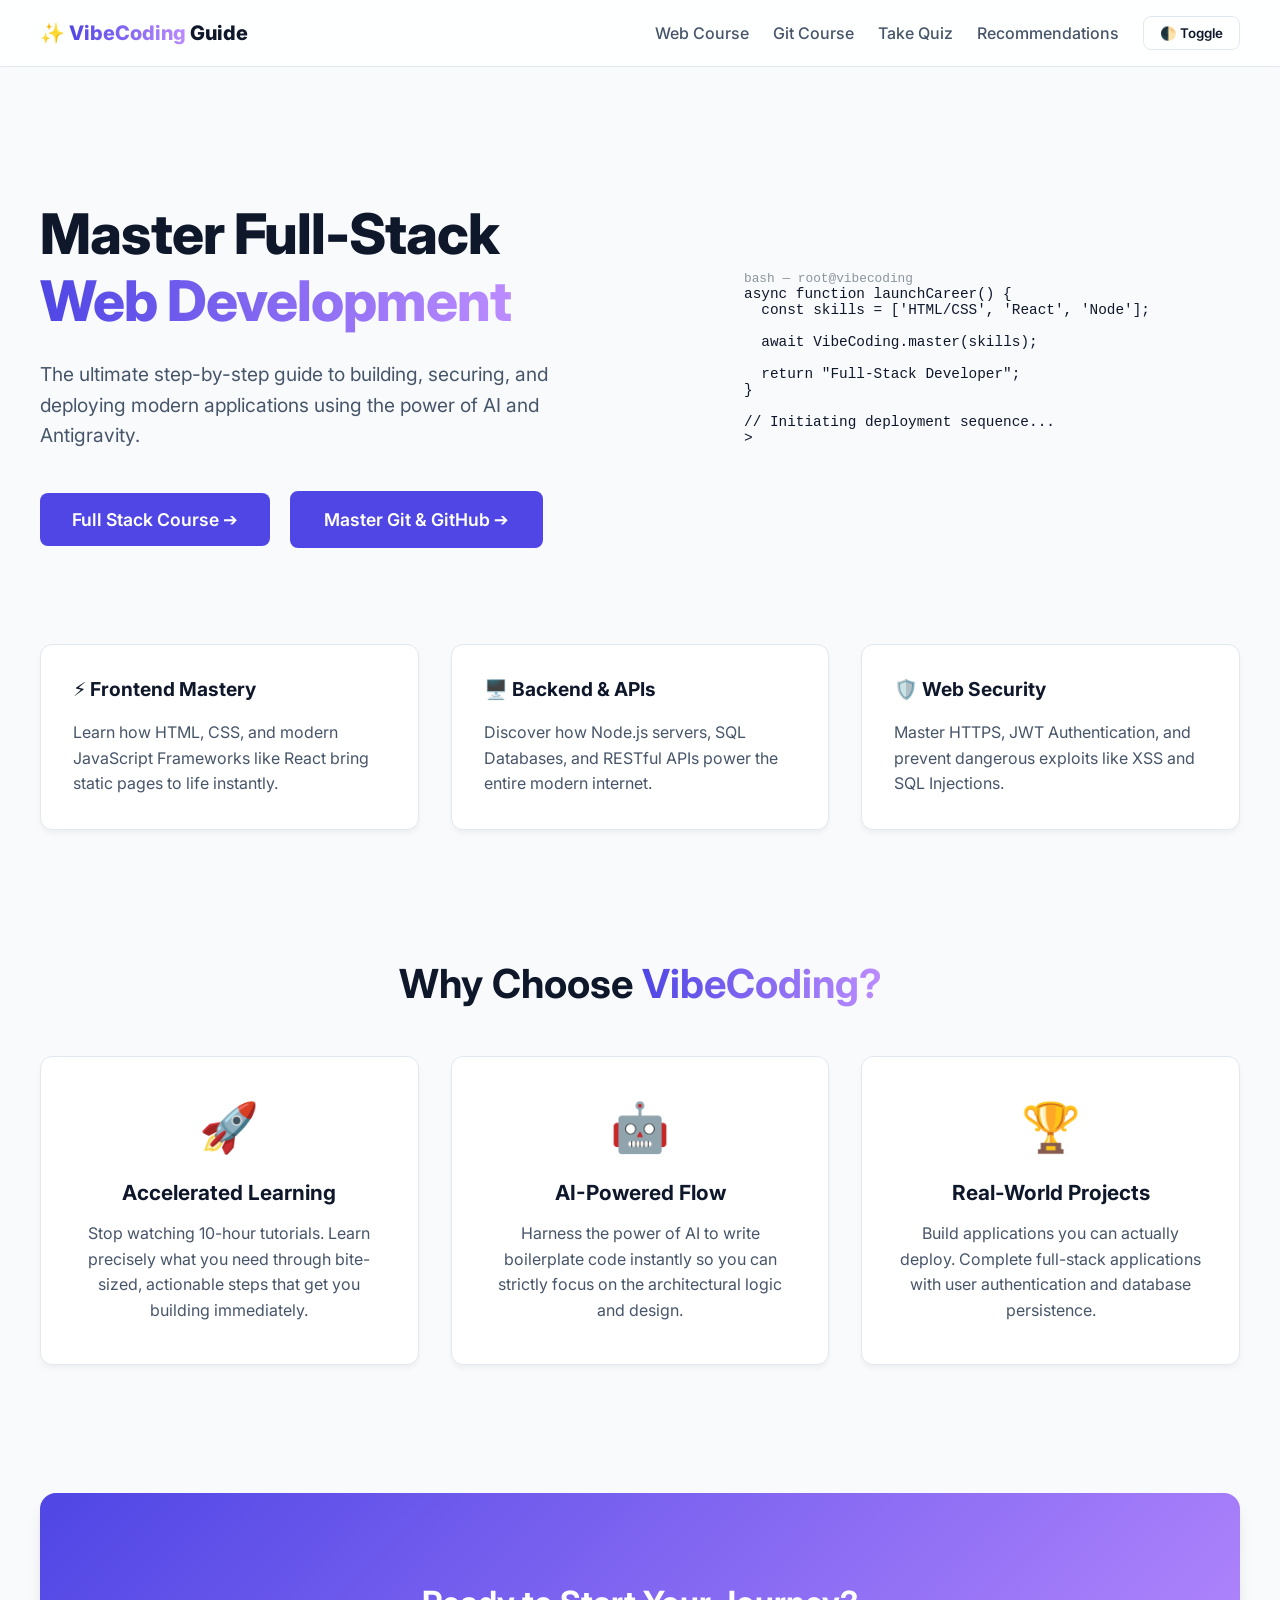
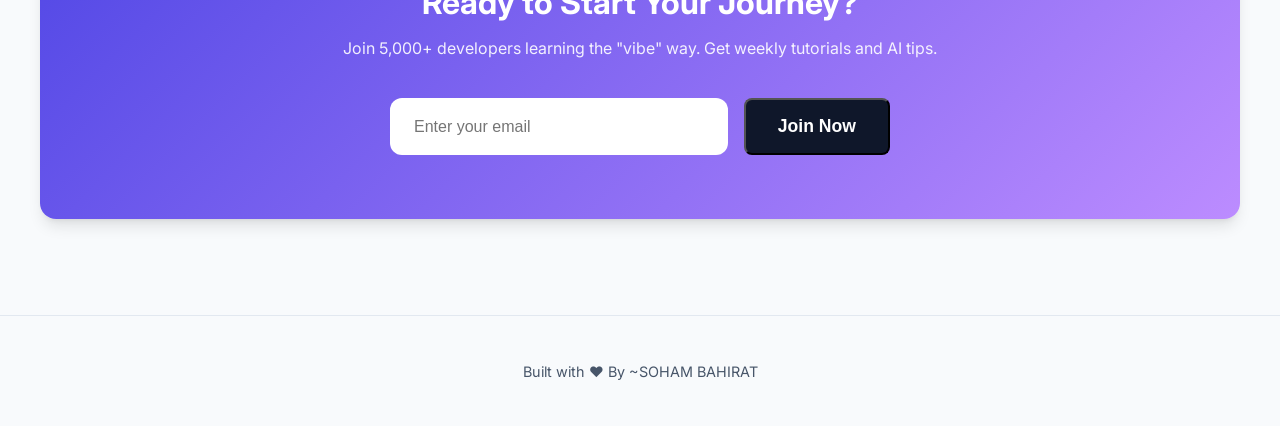
<file: index.html>
<!DOCTYPE html>
<html lang="en">

<head>
    <meta charset="UTF-8">
    <meta name="viewport" content="width=device-width, initial-scale=1.0">
    <title>VibeCoding - Learn Web Development</title>
    <link rel="stylesheet" href="style.css">
    <link href="https://fonts.googleapis.com/css2?family=Inter:wght@400;500;600;700;800&display=swap" rel="stylesheet">
</head>

<body>
    <header>
        <div class="header-content">
            <a href="index.html" class="logo" style="text-decoration: none;">✨ <span
                    class="gradient-text">VibeCoding</span> Guide</a>
            <nav>
                <a href="tutorial.html">Web Course</a>
                <a href="git-course.html">Git Course</a>
                <a href="quiz.html">Take Quiz</a>
                <a href="recommendations.html">Recommendations</a>
                <button id="theme-toggle" class="theme-btn">🌓 Toggle</button>
            </nav>
        </div>
    </header>

    <main class="landing-main">
        <div class="hero-layout">
            <div class="hero-content reveal fade-left">
                <h1 class="hero-title">Master Full-Stack <br><span class="gradient-text">Web Development</span></h1>
                <p class="hero-subtitle">The ultimate step-by-step guide to building, securing, and deploying modern
                    applications using the power of AI and Antigravity.</p>
                <div class="hero-buttons">
                    <a href="tutorial.html" class="btn-primary" style="margin-right: 1rem;">Full Stack Course ➔</a>
                    <a href="git-course.html" class="btn-primary btn-outline">Master Git & GitHub ➔</a>
                </div>
            </div>
            <div class="hero-video-container reveal fade-right" style="border:none; box-shadow:none; background:transparent;">
                <div class="terminal-window">
                    <div class="terminal-header">
                        <span class="btn red"></span>
                        <span class="btn yellow"></span>
                        <span class="btn green"></span>
                        <span style="margin-left:auto; color:#8b949e; font-size:0.8rem; font-family:monospace;">bash — root@vibecoding</span>
                    </div>
                    <div class="terminal-body">
                        <pre style="background:transparent; border:none; padding:0; margin:0;"><code><span class="keyword">async function</span> <span class="function">launchCareer</span>() {
  <span class="keyword">const</span> <span class="variable">skills</span> = [<span class="string">'HTML/CSS'</span>, <span class="string">'React'</span>, <span class="string">'Node'</span>];
  
  <span class="keyword">await</span> <span class="method">VibeCoding</span>.<span class="method">master</span>(skills);
  
  <span class="keyword">return</span> <span class="string">"Full-Stack Developer"</span>;
}

<span class="comment">// Initiating deployment sequence...</span>
> <span class="typing-cursor"></span></code></pre>
                    </div>
                </div>
            </div>
        </div>

        <div class="features-grid">
            <div class="feature-card reveal fade-left">
                <h3>⚡ Frontend Mastery</h3>
                <p>Learn how HTML, CSS, and modern JavaScript Frameworks like React bring static pages to life
                    instantly.</p>
            </div>
            <div class="feature-card reveal fade-bottom">
                <h3>🖥️ Backend & APIs</h3>
                <p>Discover how Node.js servers, SQL Databases, and RESTful APIs power the entire modern internet.</p>
            </div>
            <div class="feature-card reveal fade-right">
                <h3>🛡️ Web Security</h3>
                <p>Master HTTPS, JWT Authentication, and prevent dangerous exploits like XSS and SQL Injections.</p>
            </div>
        </div>

        <div class="more-content-section">
            <h2 class="section-title reveal fade-bottom">Why Choose <span class="gradient-text">VibeCoding?</span></h2>
            <div class="info-blocks">
                <div class="info-block reveal fade-left" style="transition-delay: 0.1s;">
                    <div class="icon">🚀</div>
                    <h4>Accelerated Learning</h4>
                    <p>Stop watching 10-hour tutorials. Learn precisely what you need through bite-sized, actionable steps that get you building immediately.</p>
                </div>
                <div class="info-block reveal fade-bottom" style="transition-delay: 0.3s;">
                    <div class="icon">🤖</div>
                    <h4>AI-Powered Flow</h4>
                    <p>Harness the power of AI to write boilerplate code instantly so you can strictly focus on the architectural logic and design.</p>
                </div>
                <div class="info-block reveal fade-right" style="transition-delay: 0.5s;">
                    <div class="icon">🏆</div>
                    <h4>Real-World Projects</h4>
                    <p>Build applications you can actually deploy. Complete full-stack applications with user authentication and database persistence.</p>
                </div>
            </div>
        <div class="newsletter-section reveal fade-bottom">
            <div class="newsletter-card">
                <h2>Ready to Start Your Journey?</h2>
                <p>Join 5,000+ developers learning the "vibe" way. Get weekly tutorials and AI tips.</p>
                <form class="newsletter-form" onsubmit="event.preventDefault(); alert('Thanks for joining!');">
                    <input type="email" placeholder="Enter your email" required>
                    <button type="submit" class="btn-primary">Join Now</button>
                </form>
            </div>
        </div>
    </main>

    <footer>
        <p>Built with ❤️ By ~SOHAM BAHIRAT</p>
    </footer>

    <script src="script.js"></script>
</body>

</html>
</file>
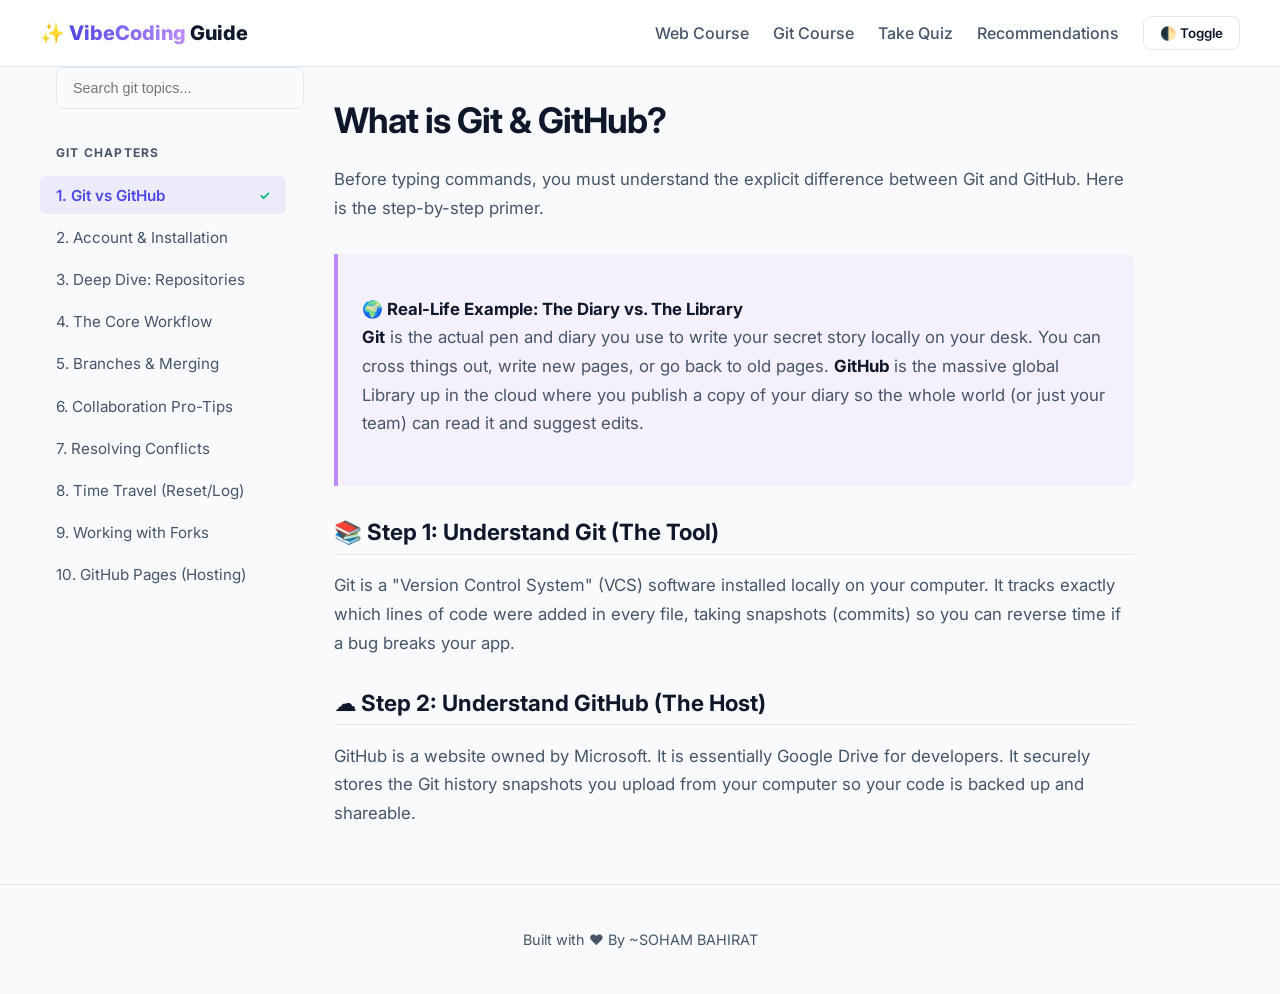
<file: git-course.html>
<!DOCTYPE html>
<html lang="en">
<head>
    <meta charset="UTF-8">
    <meta name="viewport" content="width=device-width, initial-scale=1.0">
    <title>Mastering Git & GitHub</title>
    <link rel="stylesheet" href="style.css">
    <link href="https://fonts.googleapis.com/css2?family=Inter:wght@400;500;600;700;800&display=swap" rel="stylesheet">
</head>
<body>
    <header>
        <div class="header-content">
            <a href="index.html" class="logo" style="text-decoration: none;">✨ <span class="gradient-text">VibeCoding</span> Guide</a>
            <nav>
                <a href="tutorial.html">Web Course</a>
                <a href="git-course.html">Git Course</a>
                <a href="quiz.html">Take Quiz</a>
                <a href="recommendations.html">Recommendations</a>
                <button id="theme-toggle" class="theme-btn">🌓 Toggle</button>
            </nav>
        </div>
    </header>

    <div class="container">
        <aside class="sidebar">
            <div class="sidebar-search">
                <input type="text" id="chapter-search" placeholder="Search git topics...">
            </div>
            <h3>Git Chapters</h3>
            <ul id="toc">
                <li class="active" data-target="git_intro">1. Git vs GitHub</li>
                <li data-target="git_setup">2. Account & Installation</li>
                <li data-target="git_repos">3. Deep Dive: Repositories</li>
                <li data-target="git_workflow">4. The Core Workflow</li>
                <li data-target="git_branches">5. Branches & Merging</li>
                <li data-target="git_collab">6. Collaboration Pro-Tips</li>
                <li data-target="git_conflicts">7. Resolving Conflicts</li>
                <li data-target="git_reset">8. Time Travel (Reset/Log)</li>
                <li data-target="git_forks">9. Working with Forks</li>
                <li data-target="git_pages">10. GitHub Pages (Hosting)</li>
            </ul>
        </aside>

        <main id="content">
            <!-- Dynamic content injected here -->
        </main>
    </div>

    <footer>
        <p>Built with ❤️ By ~SOHAM BAHIRAT</p>
    </footer>

    <script src="git-script.js"></script>
</body>
</html>
</file>
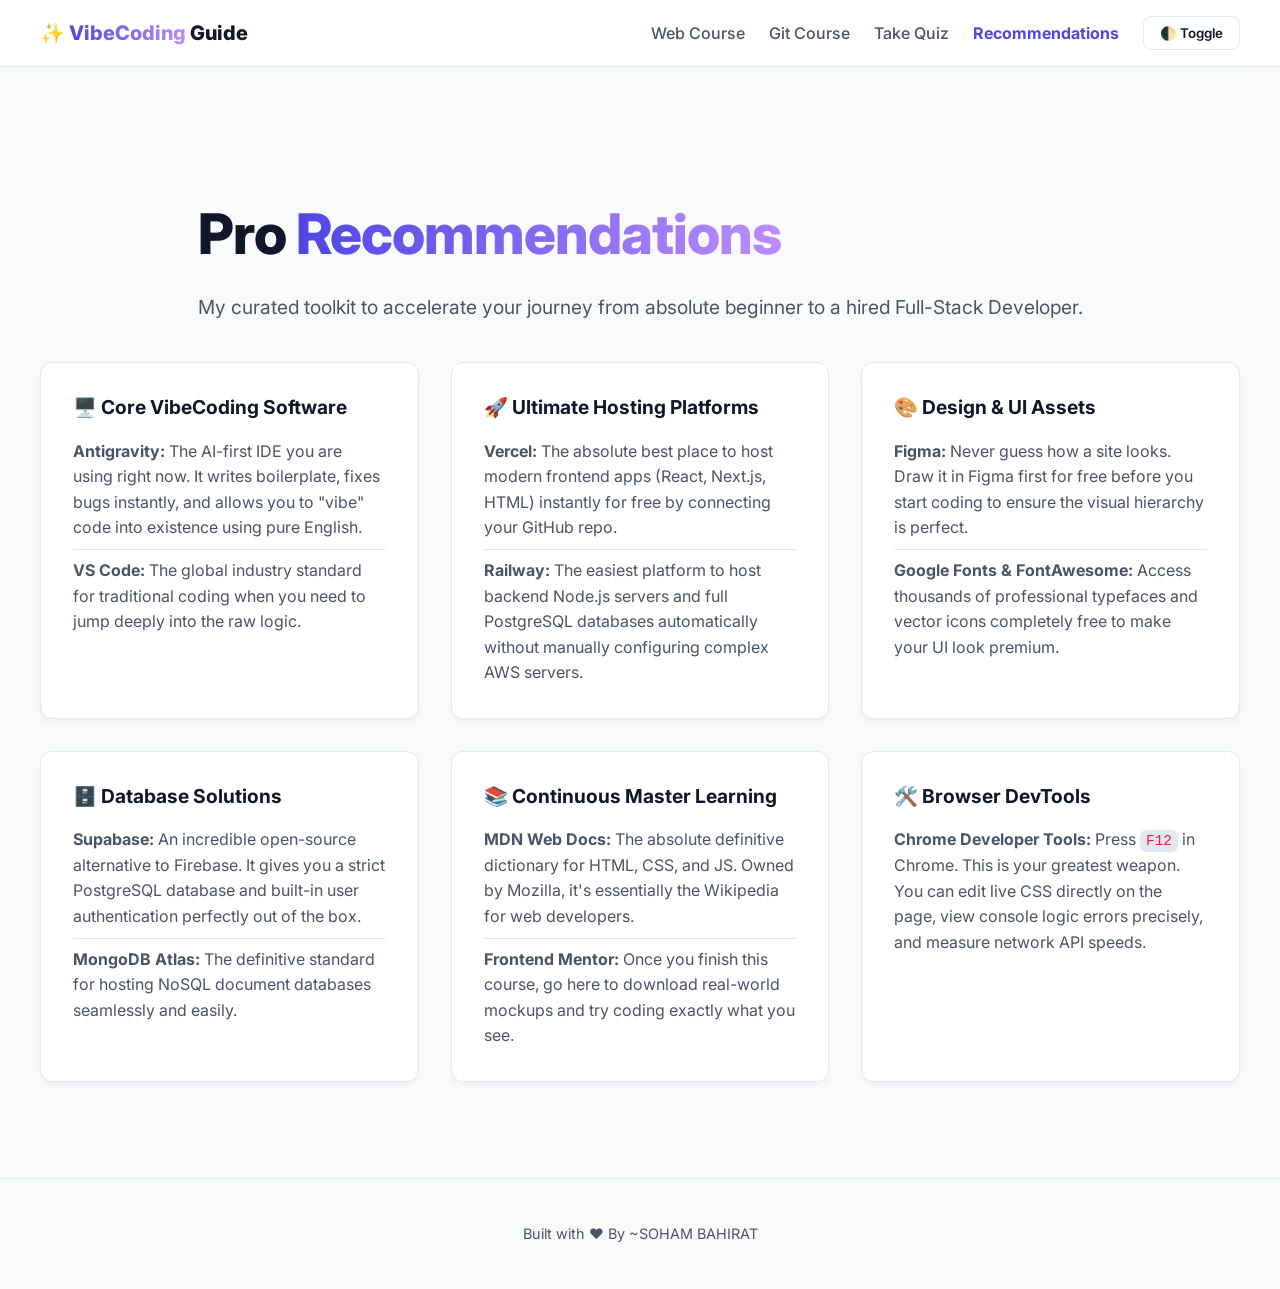
<file: recommendations.html>
<!DOCTYPE html>
<html lang="en">
<head>
    <meta charset="UTF-8">
    <meta name="viewport" content="width=device-width, initial-scale=1.0">
    <title>VibeCoding - Pro Recommendations</title>
    <link rel="stylesheet" href="style.css">
    <link href="https://fonts.googleapis.com/css2?family=Inter:wght@400;500;600;700;800&display=swap" rel="stylesheet">
</head>
<body>
    <header>
        <div class="header-content">
            <a href="index.html" class="logo" style="text-decoration: none;">✨ <span class="gradient-text">VibeCoding</span> Guide</a>
            <nav>
                <a href="tutorial.html">Web Course</a>
                <a href="git-course.html">Git Course</a>
                <a href="quiz.html">Take Quiz</a>
                <a href="recommendations.html" style="color: var(--accent); font-weight: 700;">Recommendations</a>
                <button id="theme-toggle" class="theme-btn">🌓 Toggle</button>
            </nav>
        </div>
    </header>

    <main class="landing-main">
        <div class="hero-section">
            <h1 class="hero-title">Pro <span class="gradient-text">Recommendations</span></h1>
            <p class="hero-subtitle">My curated toolkit to accelerate your journey from absolute beginner to a hired Full-Stack Developer.</p>
        </div>

        <div class="features-grid">
            <div class="feature-card">
                <h3>🖥️ Core VibeCoding Software</h3>
                <p><strong>Antigravity:</strong> The AI-first IDE you are using right now. It writes boilerplate, fixes bugs instantly, and allows you to "vibe" code into existence using pure English.</p>
                <p style="margin-top:0.5rem; border-top: 1px solid var(--border); padding-top: 0.5rem;"><strong>VS Code:</strong> The global industry standard for traditional coding when you need to jump deeply into the raw logic.</p>
            </div>
            
            <div class="feature-card">
                <h3>🚀 Ultimate Hosting Platforms</h3>
                <p><strong>Vercel:</strong> The absolute best place to host modern frontend apps (React, Next.js, HTML) instantly for free by connecting your GitHub repo.</p>
                <p style="margin-top:0.5rem; border-top: 1px solid var(--border); padding-top: 0.5rem;"><strong>Railway:</strong> The easiest platform to host backend Node.js servers and full PostgreSQL databases automatically without manually configuring complex AWS servers.</p>
            </div>
            
            <div class="feature-card">
                <h3>🎨 Design & UI Assets</h3>
                <p><strong>Figma:</strong> Never guess how a site looks. Draw it in Figma first for free before you start coding to ensure the visual hierarchy is perfect.</p>
                <p style="margin-top:0.5rem; border-top: 1px solid var(--border); padding-top: 0.5rem;"><strong>Google Fonts & FontAwesome:</strong> Access thousands of professional typefaces and vector icons completely free to make your UI look premium.</p>
            </div>

            <div class="feature-card">
                <h3>🗄️ Database Solutions</h3>
                <p><strong>Supabase:</strong> An incredible open-source alternative to Firebase. It gives you a strict PostgreSQL database and built-in user authentication perfectly out of the box.</p>
                <p style="margin-top:0.5rem; border-top: 1px solid var(--border); padding-top: 0.5rem;"><strong>MongoDB Atlas:</strong> The definitive standard for hosting NoSQL document databases seamlessly and easily.</p>
            </div>

            <div class="feature-card">
                <h3>📚 Continuous Master Learning</h3>
                <p><strong>MDN Web Docs:</strong> The absolute definitive dictionary for HTML, CSS, and JS. Owned by Mozilla, it's essentially the Wikipedia for web developers.</p>
                <p style="margin-top:0.5rem; border-top: 1px solid var(--border); padding-top: 0.5rem;"><strong>Frontend Mentor:</strong> Once you finish this course, go here to download real-world mockups and try coding exactly what you see.</p>
            </div>

            <div class="feature-card">
                <h3>🛠️ Browser DevTools</h3>
                <p><strong>Chrome Developer Tools:</strong> Press <code>F12</code> in Chrome. This is your greatest weapon. You can edit live CSS directly on the page, view console logic errors precisely, and measure network API speeds.</p>
            </div>
        </div>
    </main>

    <footer>
        <p>Built with ❤️ By ~SOHAM BAHIRAT</p>
    </footer>

    <script>
        document.addEventListener('DOMContentLoaded', () => {
            const themeBtn = document.getElementById('theme-toggle');
            if (themeBtn) {
                if (localStorage.getItem('theme') === 'dark') document.body.classList.add('dark-theme');
                themeBtn.addEventListener('click', () => {
                    document.body.classList.toggle('dark-theme');
                    localStorage.setItem('theme', document.body.classList.contains('dark-theme') ? 'dark' : 'light');
                });
            }
        });
    </script>
</body>
</html>
</file>
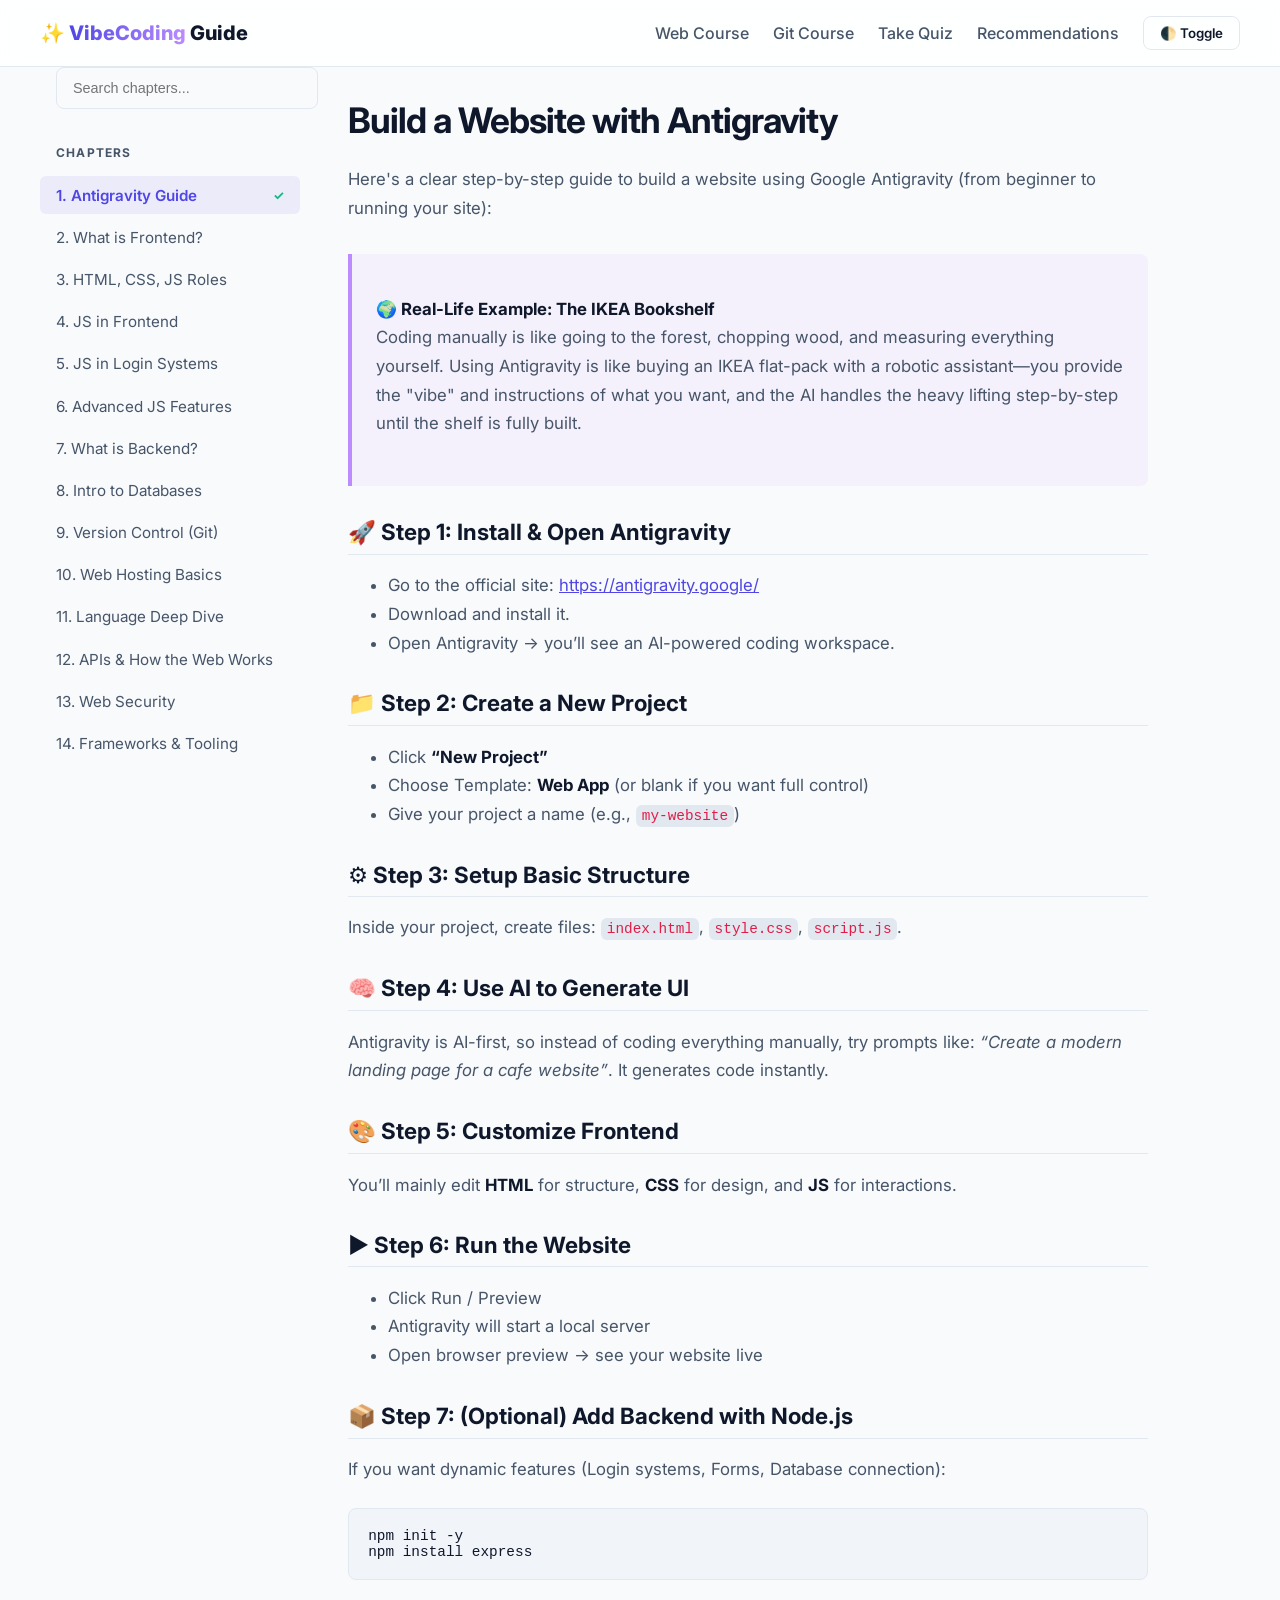
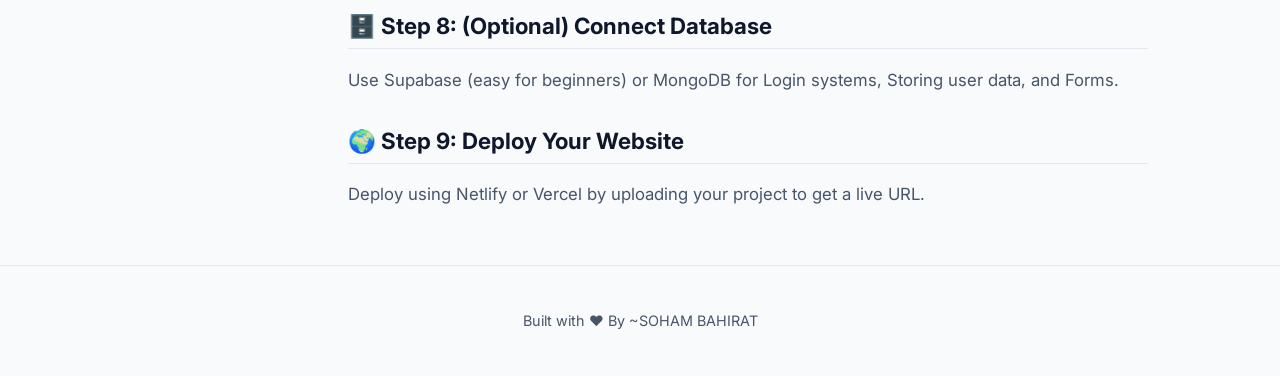
<file: tutorial.html>
<!DOCTYPE html>
<html lang="en">
<head>
    <meta charset="UTF-8">
    <meta name="viewport" content="width=device-width, initial-scale=1.0">
    <title>Mastering Vibe Coding with Antigravity</title>
    <link rel="stylesheet" href="style.css">
    <link href="https://fonts.googleapis.com/css2?family=Inter:wght@400;500;600;700;800&display=swap" rel="stylesheet">
</head>
<body>
    <header>
        <div class="header-content">
            <a href="index.html" class="logo" style="text-decoration: none;">✨ <span class="gradient-text">VibeCoding</span> Guide</a>
            <nav>
                <a href="tutorial.html">Web Course</a>
                <a href="git-course.html">Git Course</a>
                <a href="quiz.html">Take Quiz</a>
                <a href="recommendations.html">Recommendations</a>
                <button id="theme-toggle" class="theme-btn">🌓 Toggle</button>
            </nav>
        </div>
    </header>

    <div class="container">
        <aside class="sidebar">
            <div class="sidebar-search">
                <input type="text" id="chapter-search" placeholder="Search chapters...">
            </div>
            <h3>Chapters</h3>
            <ul id="toc">
                <li class="active" data-target="guide">1. Antigravity Guide</li>
                <li data-target="frontend">2. What is Frontend?</li>
                <li data-target="languages">3. HTML, CSS, JS Roles</li>
                <li data-target="js_frontend">4. JS in Frontend</li>
                <li data-target="js_login">5. JS in Login Systems</li>
                <li data-target="js_advanced">6. Advanced JS Features</li>
                <li data-target="backend">7. What is Backend?</li>
                <li data-target="databases">8. Intro to Databases</li>
                <li data-target="git">9. Version Control (Git)</li>
                <li data-target="hosting">10. Web Hosting Basics</li>
                <li data-target="langs_deep_dive">11. Language Deep Dive</li>
                <li data-target="apis_and_http">12. APIs & How the Web Works</li>
                <li data-target="web_security">13. Web Security</li>
                <li data-target="modern_frameworks">14. Frameworks & Tooling</li>
            </ul>
        </aside>

        <main id="content">
            <!-- Dynamic content injected here -->
        </main>
    </div>

    <footer>
        <p>Built with ❤️ By ~SOHAM BAHIRAT</p>
    </footer>

    <script src="script.js"></script>
</body>
</html>
</file>
<file: style.css>
:root {
    /* Light Mode Variables (Default) */
    --bg-main: #f8fafc;
    --bg-card: #ffffff;
    --text-main: #0f172a;
    --text-muted: #475569;
    --accent: #4f46e5;
    --accent-hover: #4338ca;
    --border: #e2e8f0;
    --highlight-bg: rgba(79, 70, 229, 0.08);
    --header-bg: rgba(255, 255, 255, 0.85);
    --pre-bg: #f1f5f9;
    --code-color: #e11d48;
    --shadow-sm: 0 1px 2px 0 rgb(0 0 0 / 0.05);
    --shadow-md: 0 4px 6px -1px rgb(0 0 0 / 0.1), 0 2px 4px -2px rgb(0 0 0 / 0.1);
    --shadow-lg: 0 10px 15px -3px rgb(0 0 0 / 0.1), 0 4px 6px -4px rgb(0 0 0 / 0.1);
    --radius-md: 12px;
    --radius-lg: 16px;
}

body.dark-theme {
    /* Dark Mode Variables */
    --bg-main: #0f1115;
    --bg-card: #161b22;
    --text-main: #c9d1d9;
    --text-muted: #8b949e;
    --accent: #58a6ff;
    --accent-hover: #79c0ff;
    --border: #30363d;
    --highlight-bg: rgba(88, 166, 255, 0.08);
    --header-bg: rgba(22, 27, 34, 0.85);
    --pre-bg: rgba(1, 4, 9, 0.8);
    --code-color: #ff7b72;
    --shadow-sm: 0 1px 2px 0 rgb(0 0 0 / 0.3);
    --shadow-md: 0 4px 6px -1px rgb(0 0 0 / 0.4), 0 2px 4px -2px rgb(0 0 0 / 0.4);
    --shadow-lg: 0 10px 15px -3px rgb(0 0 0 / 0.5), 0 4px 6px -4px rgb(0 0 0 / 0.5);
}

body {
    margin: 0;
    font-family: 'Inter', system-ui, -apple-system, sans-serif;
    background-color: var(--bg-main);
    color: var(--text-main);
    display: flex;
    flex-direction: column;
    min-height: 100vh;
    transition: background-color 0.3s ease, color 0.3s ease;
}

header {
    background-color: var(--header-bg);
    backdrop-filter: blur(10px);
    border-bottom: 1px solid var(--border);
    position: sticky;
    top: 0;
    z-index: 100;
    transition: background-color 0.3s ease, border-color 0.3s ease;
}

.header-content {
    max-width: 1200px;
    margin: 0 auto;
    padding: 1rem 2rem;
    display: flex;
    justify-content: space-between;
    align-items: center;
}

.logo {
    font-size: 1.25rem;
    font-weight: 800;
    color: var(--text-main);
}
.gradient-text {
    background: linear-gradient(90deg, var(--accent), #bc8cff);
    -webkit-background-clip: text;
    background-clip: text;
    -webkit-text-fill-color: transparent;
}

header nav {
    display: flex;
    align-items: center;
}

header nav a {
    color: var(--text-muted);
    text-decoration: none;
    margin-left: 1.5rem;
    font-weight: 500;
    transition: color 0.2s;
}

header nav a:hover {
    color: var(--text-main);
}

.hamburger {
    display: none;
    flex-direction: column;
    gap: 5px;
    background: transparent;
    border: none;
    cursor: pointer;
    padding: 10px;
    z-index: 1001;
}

.hamburger span {
    display: block;
    width: 25px;
    height: 3px;
    background-color: var(--text-main);
    border-radius: 3px;
    transition: all 0.3s ease;
}

.theme-btn {
    background: transparent;
    border: 1px solid var(--border);
    color: var(--text-main);
    padding: 0.5rem 1rem;
    border-radius: 8px;
    margin-left: 1.5rem;
    cursor: pointer;
    font-family: 'Inter', sans-serif;
    font-weight: 600;
    transition: all 0.2s;
}

.theme-btn:hover {
    background: var(--bg-card);
    border-color: var(--accent);
}

/* Copy Code Button */
.code-wrapper {
    position: relative;
}

.copy-btn {
    position: absolute;
    top: 10px;
    right: 10px;
    padding: 6px 12px;
    font-size: 0.75rem;
    background: var(--bg-card);
    border: 1px solid var(--border);
    color: var(--text-muted);
    border-radius: 6px;
    cursor: pointer;
    transition: all 0.2s;
    opacity: 0;
    font-weight: 600;
}

.code-wrapper:hover .copy-btn {
    opacity: 1;
}

.copy-btn:hover {
    border-color: var(--accent);
    color: var(--accent);
}

.copy-btn.copied {
    background: var(--accent);
    color: white;
    border-color: var(--accent);
}

/* Sidebar Completed States */
.sidebar li {
    position: relative;
    display: flex;
    justify-content: space-between;
    align-items: center;
}

.sidebar li::after {
    content: "✓";
    opacity: 0;
    font-size: 0.8rem;
    color: #10b981;
    font-weight: bold;
    transition: opacity 0.2s;
}

.sidebar li.completed::after {
    opacity: 1;
}

/* Back to Top Button */
#back-to-top {
    position: fixed;
    bottom: 30px;
    right: 30px;
    width: 45px;
    height: 45px;
    background: var(--accent);
    color: white;
    border: none;
    border-radius: 50%;
    cursor: pointer;
    display: none;
    align-items: center;
    justify-content: center;
    font-size: 1.5rem;
    box-shadow: var(--shadow-lg);
    z-index: 99;
    transition: all 0.3s;
}

#back-to-top:hover {
    transform: translateY(-5px);
    background: var(--accent-hover);
}

/* Tutorial Layout container */
.container {
    display: flex;
    max-width: 1200px;
    margin: 0 auto;
    width: 100%;
    flex: 1;
}

.sidebar-search {
    padding: 0 1rem 1.5rem;
}

.sidebar-search input {
    width: 100%;
    padding: 0.75rem 1rem;
    background: var(--bg-main);
    border: 1px solid var(--border);
    border-radius: 8px;
    color: var(--text-main);
    font-size: 0.9rem;
    transition: all 0.2s;
}

.sidebar-search input:focus {
    outline: none;
    border-color: var(--accent);
    box-shadow: 0 0 0 3px var(--highlight-bg);
}

.sidebar h3 {
    font-size: 0.75rem;
    text-transform: uppercase;
    letter-spacing: 0.1em;
    color: var(--text-muted);
    margin-bottom: 1rem;
    padding-left: 1rem;
}

.sidebar ul { list-style: none; padding: 0; margin: 0; }

.sidebar li {
    padding: 0.6rem 1rem;
    margin-bottom: 0.25rem;
    cursor: pointer;
    border-radius: 6px;
    color: var(--text-muted);
    transition: all 0.2s;
    font-size: 0.95rem;
}

.sidebar li:hover {
    background-color: var(--border);
    color: var(--text-main);
}

.sidebar li.active {
    background-color: var(--highlight-bg);
    color: var(--accent);
    font-weight: 600;
}

main#content {
    flex: 1;
    padding: 2rem 3rem;
    max-width: 800px;
}

.chapter-content h1 {
    font-size: 2.2rem;
    color: var(--text-main);
    margin-top: 0;
    margin-bottom: 1.5rem;
    letter-spacing: -1px;
}

.chapter-content h2 {
    font-size: 1.4rem;
    color: var(--text-main);
    margin-top: 2rem;
    margin-bottom: 1rem;
    border-bottom: 1px solid var(--border);
    padding-bottom: 0.5rem;
}

.chapter-content p, .chapter-content ul {
    line-height: 1.7;
    color: var(--text-muted);
    font-size: 1.05rem;
    margin-bottom: 1.5rem;
}
.chapter-content strong { color: var(--text-main); }

.highlight-box {
    background-color: var(--highlight-bg);
    border-left: 4px solid var(--accent);
    padding: 1.5rem;
    border-radius: 0 8px 8px 0;
    margin: 2rem 0;
}

pre {
    background-color: var(--pre-bg);
    padding: 1.2rem;
    border-radius: 8px;
    overflow-x: auto;
    border: 1px solid var(--border);
    margin-bottom: 1.5rem;
}

code {
    font-family: ui-monospace, SFMono-Regular, monospace;
    font-size: 0.9rem;
    background-color: var(--border);
    padding: 0.2em 0.4em;
    border-radius: 6px;
    color: var(--code-color);
}

pre code {
    background-color: transparent;
    padding: 0;
    color: var(--text-main);
}

/* Landing Page Styles */
.landing-main {
    flex: 1;
    display: flex;
    flex-direction: column;
    align-items: center;
    padding: 6rem 2rem;
}

.hero-layout {
    display: flex;
    align-items: center;
    justify-content: space-between;
    gap: 4rem;
    max-width: 1200px;
    width: 100%;
    margin-bottom: 6rem;
}

.hero-content {
    flex: 1;
    text-align: left;
    max-width: 550px;
}

.hero-video-container {
    flex: 1;
    position: relative;
    border-radius: 16px;
    overflow: hidden;
    box-shadow: 0 20px 25px -5px rgba(0, 0, 0, 0.1), 0 10px 10px -5px rgba(0, 0, 0, 0.04);
    border: 1px solid var(--border);
    background-color: var(--pre-bg);
    display: flex;
    align-items: center;
    justify-content: center;
}

.hero-video {
    width: 100%;
    height: auto;
    display: block;
    object-fit: cover;
    transform: scale(1.01); /* Removes minor borders */
}

.btn-outline {
    background-color: transparent; 
    border: 2px solid var(--accent); 
    color: var(--accent);
}

.btn-outline:hover {
    background-color: var(--accent) !important;
    color: #fff !important;
    transform: translateY(-2px);
}

.hero-title {
    font-size: 3.5rem;
    font-weight: 800;
    margin-bottom: 1.5rem;
    line-height: 1.2;
    letter-spacing: -1px;
}

.hero-subtitle {
    font-size: 1.2rem;
    color: var(--text-muted);
    margin-bottom: 2.5rem;
    line-height: 1.6;
}

.btn-primary {
    background-color: var(--accent);
    color: #fff;
    padding: 1rem 2rem;
    font-size: 1.1rem;
    font-weight: 600;
    text-decoration: none;
    border-radius: 8px;
    transition: background-color 0.2s, transform 0.2s;
    display: inline-block;
}

.btn-primary:hover {
    background-color: var(--accent-hover);
    transform: translateY(-2px);
    color: #fff;
}

.features-grid {
    display: grid;
    grid-template-columns: repeat(auto-fit, minmax(300px, 1fr));
    gap: 2rem;
    max-width: 1200px;
    width: 100%;
}

.feature-card {
    background: var(--bg-card);
    border: 1px solid var(--border);
    padding: 2rem;
    border-radius: 12px;
    box-shadow: 0 4px 6px -1px rgba(0, 0, 0, 0.05);
    transition: transform 0.2s, box-shadow 0.2s;
}

.feature-card:hover {
    transform: translateY(-5px);
    box-shadow: 0 10px 15px -3px rgba(0, 0, 0, 0.1);
}

.feature-card h3 {
    margin-top: 0;
    font-size: 1.2rem;
    color: var(--text-main);
}

.feature-card p {
    color: var(--text-muted);
    line-height: 1.6;
    margin-bottom: 0;
}

footer {
    text-align: center;
    padding: 2rem;
    border-top: 1px solid var(--border);
    color: var(--text-muted);
    font-size: 0.9rem;
    margin-top: auto;
}

/* Quiz Box Styles */
.quiz-box {
    background-color: var(--bg-card);
    border: 1px solid var(--border);
    padding: 1.5rem 2rem;
    border-radius: 12px;
    margin-top: 3rem;
    box-shadow: 0 4px 6px -1px rgba(0, 0, 0, 0.05);
}

.quiz-box h3 {
    margin-top: 0;
    color: var(--accent);
    font-size: 1.3rem;
}

.quiz-options {
    display: flex;
    flex-direction: column;
    gap: 0.8rem;
    margin: 1.5rem 0;
}

.quiz-options label {
    display: flex;
    align-items: center;
    gap: 0.8rem;
    cursor: pointer;
    padding: 0.8rem 1rem;
    border-radius: 8px;
    border: 1px solid transparent;
    transition: all 0.2s;
    background-color: var(--pre-bg);
}

.quiz-options label:hover {
    border-color: var(--accent);
}

.quiz-options input[type="radio"] {
    accent-color: var(--accent);
    transform: scale(1.2);
}

.quiz-result {
    margin-top: 1rem;
    font-weight: 600;
    min-height: 1.5rem;
}
.quiz-result.correct { color: #10b981; }
.quiz-result.wrong { color: #ef4444; }

/* Diagram Styles */
.diagram-box {
    display: flex;
    align-items: center;
    justify-content: center;
    gap: 1rem;
    background-color: var(--pre-bg);
    padding: 2rem;
    border-radius: 12px;
    border: 1px solid var(--border);
    margin: 2rem 0;
    overflow-x: auto;
}
.diagram-node {
    background-color: var(--bg-card);
    border: 2px solid var(--accent);
    padding: 1rem 1.5rem;
    border-radius: 8px;
    text-align: center;
    font-weight: 600;
    box-shadow: 0 4px 6px -1px rgba(0, 0, 0, 0.1);
    min-width: 120px;
    flex-shrink: 0;
}
.diagram-node span {
    font-size: 0.85rem;
    color: var(--text-muted);
    font-weight: 400;
    display: block;
    margin-top: 0.5rem;
}
.diagram-node.server { border-color: #10b981; }
.diagram-node.db { border-color: #f59e0b; }
.diagram-node.auth { border-color: #ef4444; }
.diagram-arrow {
    text-align: center;
    color: var(--text-muted);
    font-size: 1.5rem;
    font-weight: bold;
    flex-shrink: 0;
}
.diagram-arrow small {
    display: block;
    font-size: 0.75rem;
    font-weight: normal;
    margin-top: -0.2rem;
}

/* Quiz Box Styles */
.quiz-box {
    background-color: var(--bg-card);
    border: 1px solid var(--border);
    padding: 1.5rem 2rem;
    border-radius: 12px;
    margin-top: 3rem;
    box-shadow: 0 4px 6px -1px rgba(0, 0, 0, 0.05);
}
.quiz-box h3 {
    margin-top: 0;
    color: var(--accent);
    font-size: 1.3rem;
}
.quiz-options {
    display: flex;
    flex-direction: column;
    gap: 0.8rem;
    margin: 1.5rem 0;
}
.quiz-options label {
    display: flex;
    align-items: center;
    gap: 0.8rem;
    cursor: pointer;
    padding: 0.8rem 1rem;
    border-radius: 8px;
    border: 1px solid transparent;
    transition: all 0.2s;
    background-color: var(--pre-bg);
}
.quiz-options label:hover {
    border-color: var(--accent);
}
.quiz-options input[type="radio"] {
    accent-color: var(--accent);
    transform: scale(1.2);
}
.quiz-result {
    margin-top: 1rem;
    font-weight: 600;
    min-height: 1.5rem;
}
.quiz-result.correct { color: #10b981; }
.quiz-result.wrong { color: #ef4444; }

/* Scroll Animation Classes */
.reveal {
    opacity: 0;
    transition: all 0.8s cubic-bezier(0.5, 0, 0, 1);
}
.reveal.active {
    opacity: 1;
    transform: translate(0, 0);
}
.fade-bottom {
    transform: translateY(50px);
}
.fade-left {
    transform: translateX(-50px);
}
.fade-right {
    transform: translateX(50px);
}

/* More Content Section Styles */
.more-content-section {
    margin-top: 6rem;
    max-width: 1200px;
    width: 100%;
    text-align: center;
}
.section-title {
    font-size: 2.5rem;
    margin-bottom: 3rem;
    color: var(--text-main);
}
.info-blocks {
    display: flex;
    gap: 2rem;
    justify-content: center;
    flex-wrap: wrap;
}
.info-block {
    flex: 1;
    min-width: 250px;
    background: var(--bg-card);
    border: 1px solid var(--border);
    padding: 2.5rem 2rem;
    border-radius: 12px;
    box-shadow: 0 4px 6px -1px rgba(0, 0, 0, 0.05);
    text-align: center;
}
.info-block .icon {
    font-size: 3rem;
    margin-bottom: 1.5rem;
}
.info-block h4 {
    color: var(--text-main);
    font-size: 1.3rem;
    margin-top: 0;
    margin-bottom: 1rem;
}
.info-block p {
    color: var(--text-muted);
    line-height: 1.6;
    margin: 0;
}

/* Newsletter Section */
.newsletter-section {
    margin-top: 8rem;
    width: 100%;
}

.newsletter-card {
    background: linear-gradient(135deg, var(--accent), #bc8cff);
    color: white;
    padding: 4rem 2rem;
    border-radius: var(--radius-lg);
    text-align: center;
    box-shadow: var(--shadow-lg);
}

.newsletter-card h2 {
    font-size: 2rem;
    margin-bottom: 1rem;
    color: white;
}

.newsletter-card p {
    color: rgba(255, 255, 255, 0.9);
    margin-bottom: 2.5rem;
}

.newsletter-form {
    display: flex;
    gap: 1rem;
    max-width: 500px;
    margin: 0 auto;
}

.newsletter-form input {
    flex: 1;
    padding: 1rem 1.5rem;
    border-radius: var(--radius-md);
    border: none;
    font-size: 1rem;
    outline: none;
}

.newsletter-form .btn-primary {
    background: var(--text-main);
    white-space: nowrap;
}

@media (max-width: 992px) {
    .hamburger {
        display: flex;
    }

    header nav {
        position: fixed;
        top: 0;
        right: -100%;
        width: 280px;
        height: 100vh;
        background: var(--bg-card);
        flex-direction: column !important;
        align-items: flex-start !important;
        padding: 80px 2rem 2rem;
        transition: right 0.3s cubic-bezier(0.4, 0, 0.2, 1);
        box-shadow: -10px 0 30px rgba(0, 0, 0, 0.1);
        z-index: 1000;
        gap: 2rem;
    }

    header nav.active {
        right: 0;
    }

    header nav a {
        margin-left: 0;
        font-size: 1.1rem;
        width: 100%;
        padding-bottom: 0.5rem;
        border-bottom: 1px solid var(--border);
    }

    .theme-btn {
        margin-left: 0;
        width: 100%;
    }

    /* Hamburger Animation */
    .hamburger.open span:nth-child(1) { transform: rotate(45deg) translate(5px, 6px); }
    .hamburger.open span:nth-child(2) { opacity: 0; }
    .hamburger.open span:nth-child(3) { transform: rotate(-45deg) translate(5px, -6px); }

    .container { flex-direction: column; }
    
    .sidebar { 
        width: 100%; 
        height: auto; 
        position: relative; 
        top: 0;
        border-right: none; 
        border-bottom: 1px solid var(--border); 
        padding: 1.5rem;
    }

    .landing-main {
        padding: 4rem 1.5rem;
    }

    .hero-layout { 
        flex-direction: column-reverse; 
        gap: 3rem; 
        margin-bottom: 4rem;
        text-align: center;
    }

    .hero-content { 
        max-width: 100%;
        text-align: center; 
        display: flex;
        flex-direction: column;
        align-items: center; 
    }

    .hero-title { 
        font-size: 2.5rem; 
        margin-bottom: 1rem;
    }

    .hero-buttons {
        flex-direction: column;
        width: 100%;
    }

    .hero-buttons .btn-primary {
        margin-right: 0 !important;
        width: 100%;
    }

    main#content {
        padding: 2rem 1.5rem;
        max-width: 100%;
    }
}

@media (max-width: 576px) {
    .hero-title { font-size: 2rem; }
    .section-title { font-size: 1.8rem; }
    .diagram-box { padding: 1rem; }
    .diagram-node { min-width: 100px; padding: 0.8rem; font-size: 0.9rem; }
}
</file>
